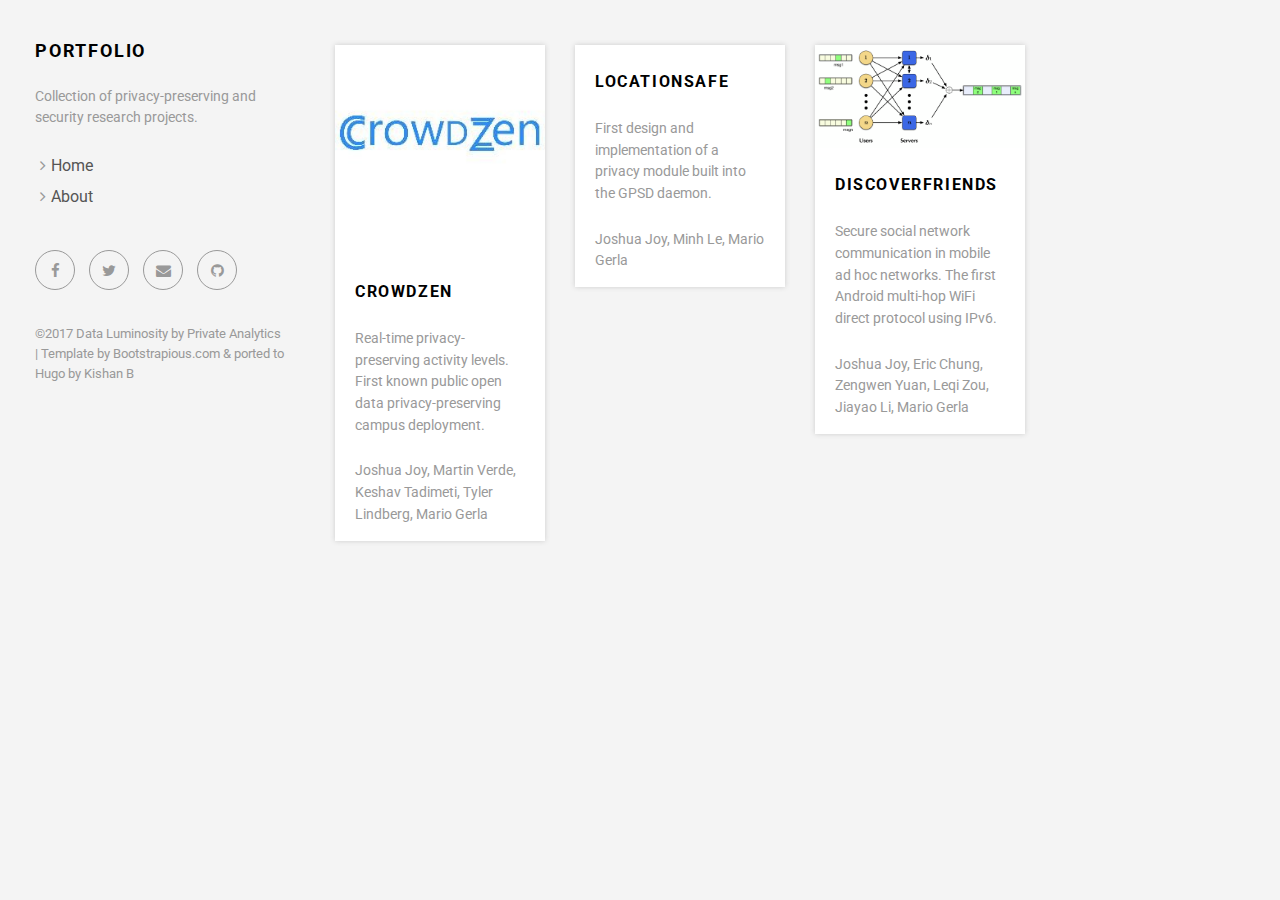
<file: index.html>
<!DOCTYPE html>
<html lang="en-us">
<head>
	<meta name="generator" content="Hugo 0.21" /><meta charset="utf-8">
<meta http-equiv="X-UA-Compatible" content="IE=edge">
<title>Portfolio</title>
<meta name="description" content="Describe your website">
<meta name="viewport" content="width=device-width, initial-scale=1">
<meta name="robots" content="all,follow">
<meta name="googlebot" content="index,follow,snippet,archive">
<link rel="stylesheet" href="https://dataluminosity.github.io/css/bootstrap.min.css">
<link rel="stylesheet" href="//fonts.googleapis.com/css?family=Roboto:400,300,700,400italic">
<link rel="stylesheet" href="https://dataluminosity.github.io/css/font-awesome.min.css">
<link rel="stylesheet" href="https://dataluminosity.github.io/css/owl.carousel.css">
<link rel="stylesheet" href="https://dataluminosity.github.io/css/owl.theme.css">


  <link href="https://dataluminosity.github.io/css/style.default.css" rel="stylesheet" id="theme-stylesheet">


<link href="https://dataluminosity.github.io/css/custom.css" rel="stylesheet">
<link rel="shortcut icon" href="https://dataluminosity.github.io/img/favicon.png">

  <link href="https://dataluminosity.github.io/index.xml" rel="alternate" type="application/rss+xml" title="Portfolio" />
  <link href="https://dataluminosity.github.io/index.xml" rel="feed" type="application/rss+xml" title="Portfolio" />


</head>
<body>
  <div id="all">
      <div class="container-fluid">
          <div class="row row-offcanvas row-offcanvas-left">
              <div id="sidebar" class="col-xs-6 col-sm-4 col-md-3 sidebar-offcanvas">
  <div class="sidebar-content">
    <h1 class="sidebar-heading"><a href="/">Portfolio</a></h1>
    
      <p class="sidebar-p">Collection of privacy-preserving and security research projects.</p>
    
    <ul class="sidebar-menu">
      
      
        <li><a href="https://dataluminosity.github.io/">Home</a></li>
      
        <li><a href="https://dataluminosity.github.io/about/">About</a></li>
      
    </ul>
    <p class="social">
  
  <a href="https://www.facebook.com/CrowdZenAnalytics/" data-animate-hover="pulse" class="external facebook">
    <i class="fa fa-facebook"></i>
  </a>
  
  
  
  <a href="https://twitter.com/crowd_zen" data-animate-hover="pulse" class="external twitter">
    <i class="fa fa-twitter"></i>
  </a>
  
  
  
  <a href="mailto:privateanalytics11@gmail.com" data-animate-hover="pulse" class="email">
    <i class="fa fa-envelope"></i>
  </a>
  
  
  
  
  <a href="https://github.com/data-luminosity" data-animate-hover="pulse">
    <i class="fa fa-github"></i>
  </a>
  
</p>


    <div class="copyright">
      <p class="credit">
        
          &copy;2017 Data Luminosity by Private Analytics
        
        | Template by <a href="https://bootstrapious.com/free-templates" class="external">Bootstrapious.com</a>

&amp; ported to Hugo by <a href="https://github.com/kishaningithub">Kishan B</a>

      </p>
    </div>
  </div>
</div>

              
  <div class="col-xs-12 col-sm-8 col-md-9 content-column">
    <div class="small-navbar visible-xs">
  <button type="button" data-toggle="offcanvas" class="btn btn-ghost pull-left"> <i class="fa fa-align-left"> </i>Menu</button>
  <h1 class="small-navbar-heading"><a href="/">Portfolio</a></h1>
</div>

    <div class="grid">
        <div class="row">
          
              <div class="col-xs-12 col-sm-6 col-md-4 col-lg-3 masonry-item">
                  <div class="box-masonry">
                      
                        
                        <a href="https://dataluminosity.github.io/portfolio/crowdzen/" title="" class="box-masonry-image with-hover-overlay with-hover-icon">
                        
                            <img src="img/portfolio/crowdzen.jpg" alt="" class="img-responsive">
                        </a>
                      
                      
                      <div class="box-masonry-text">
                      
                          <h4><a href="https://dataluminosity.github.io/portfolio/crowdzen/">CrowdZen</a></h4>
                          <div class="box-masonry-desription">
                              <p><p></p></p>
                              <p>Real-time privacy-preserving activity levels. First known public open data privacy-preserving campus deployment.</p>   
                              <p>
                                
                                Joshua Joy, Martin Verde, Keshav Tadimeti, Tyler Lindberg, Mario Gerla
                                
                              </p>
                          </div>
                      </div>
                  </div>
              </div>
          
              <div class="col-xs-12 col-sm-6 col-md-4 col-lg-3 masonry-item">
                  <div class="box-masonry">
                      
                      
                      <div class="box-masonry-text">
                      
                          <h4><a href="https://dataluminosity.github.io/portfolio/locationsafe/">LocationSafe</a></h4>
                          <div class="box-masonry-desription">
                              <p><p></p></p>
                              <p>First design and implementation of a privacy module built into the GPSD daemon.</p>   
                              <p>
                                
                                Joshua Joy, Minh Le, Mario Gerla
                                
                              </p>
                          </div>
                      </div>
                  </div>
              </div>
          
              <div class="col-xs-12 col-sm-6 col-md-4 col-lg-3 masonry-item">
                  <div class="box-masonry">
                      
                        
                        <a href="https://dataluminosity.github.io/portfolio/discoverfriends/" title="" class="box-masonry-image with-hover-overlay with-hover-icon">
                        
                            <img src="img/discoverfriends/privatewrite.png" alt="" class="img-responsive">
                        </a>
                      
                      
                      <div class="box-masonry-text">
                      
                          <h4><a href="https://dataluminosity.github.io/portfolio/discoverfriends/">DiscoverFriends</a></h4>
                          <div class="box-masonry-desription">
                              <p><p></p></p>
                              <p>Secure social network communication in mobile ad hoc networks. The first Android multi-hop WiFi direct protocol using IPv6.</p>   
                              <p>
                                
                                Joshua Joy, Eric Chung, Zengwen Yuan, Leqi Zou, Jiayao Li, Mario Gerla
                                
                              </p>
                          </div>
                      </div>
                  </div>
              </div>
          
        </div>
    </div>
</div>



          </div>
      </div>
  </div>
  <script src="https://dataluminosity.github.io/js/jquery.min.js"></script>
<script src="https://dataluminosity.github.io/js/bootstrap.min.js"></script>
<script src="https://dataluminosity.github.io/js/jquery.cookie.js"> </script>
<script src="https://dataluminosity.github.io/js/ekko-lightbox.js"></script>
<script src="https://dataluminosity.github.io/js/jquery.scrollTo.min.js"></script>
<script src="https://dataluminosity.github.io/js/masonry.pkgd.min.js"></script>
<script src="https://dataluminosity.github.io/js/imagesloaded.pkgd.min.js"></script>
<script src="https://dataluminosity.github.io/js/owl.carousel.min.js"></script>
<script src="https://dataluminosity.github.io/js/front.js"></script>

</body>
</html>
</file>
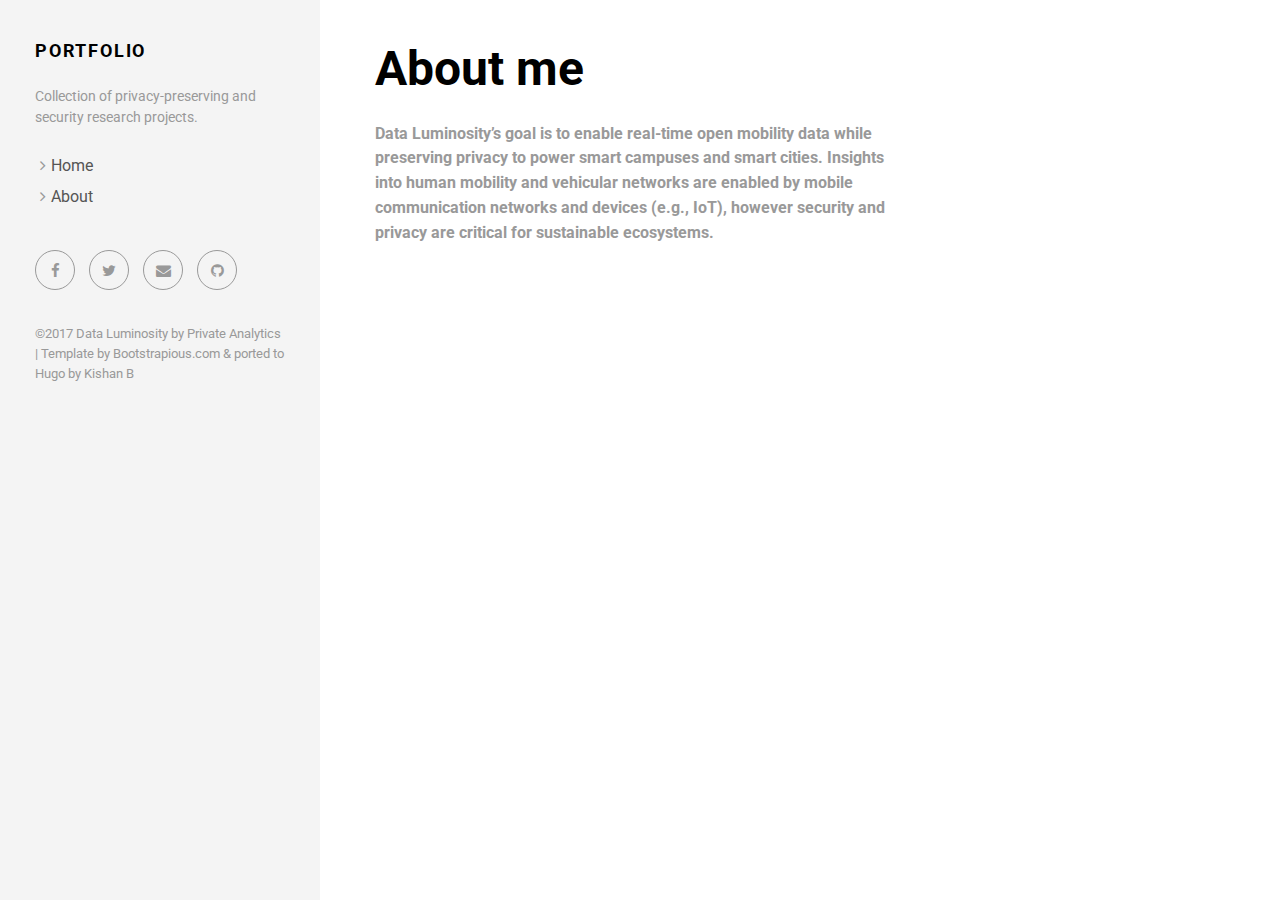
<file: about/index.html>
<!DOCTYPE html>
<html lang="en-us">
<head><meta charset="utf-8">
<meta http-equiv="X-UA-Compatible" content="IE=edge">
<title>About me</title>
<meta name="description" content="Describe your website">
<meta name="viewport" content="width=device-width, initial-scale=1">
<meta name="robots" content="all,follow">
<meta name="googlebot" content="index,follow,snippet,archive">
<link rel="stylesheet" href="https://dataluminosity.github.io/css/bootstrap.min.css">
<link rel="stylesheet" href="//fonts.googleapis.com/css?family=Roboto:400,300,700,400italic">
<link rel="stylesheet" href="https://dataluminosity.github.io/css/font-awesome.min.css">
<link rel="stylesheet" href="https://dataluminosity.github.io/css/owl.carousel.css">
<link rel="stylesheet" href="https://dataluminosity.github.io/css/owl.theme.css">


  <link href="https://dataluminosity.github.io/css/style.default.css" rel="stylesheet" id="theme-stylesheet">


<link href="https://dataluminosity.github.io/css/custom.css" rel="stylesheet">
<link rel="shortcut icon" href="https://dataluminosity.github.io/img/favicon.png">

  <link href="https://dataluminosity.github.io/about/index.xml" rel="alternate" type="application/rss+xml" title="Portfolio" />
  <link href="https://dataluminosity.github.io/about/index.xml" rel="feed" type="application/rss+xml" title="Portfolio" />


</head>
<body>
  <div id="all">
      <div class="container-fluid">
          <div class="row row-offcanvas row-offcanvas-left">
              <div id="sidebar" class="col-xs-6 col-sm-4 col-md-3 sidebar-offcanvas">
  <div class="sidebar-content">
    <h1 class="sidebar-heading"><a href="/">Portfolio</a></h1>
    
      <p class="sidebar-p">Collection of privacy-preserving and security research projects.</p>
    
    <ul class="sidebar-menu">
      
      
        <li><a href="https://dataluminosity.github.io/">Home</a></li>
      
        <li><a href="https://dataluminosity.github.io/about/">About</a></li>
      
    </ul>
    <p class="social">
  
  <a href="https://www.facebook.com/CrowdZenAnalytics/" data-animate-hover="pulse" class="external facebook">
    <i class="fa fa-facebook"></i>
  </a>
  
  
  
  <a href="https://twitter.com/crowd_zen" data-animate-hover="pulse" class="external twitter">
    <i class="fa fa-twitter"></i>
  </a>
  
  
  
  <a href="mailto:privateanalytics11@gmail.com" data-animate-hover="pulse" class="email">
    <i class="fa fa-envelope"></i>
  </a>
  
  
  
  
  <a href="https://github.com/data-luminosity" data-animate-hover="pulse">
    <i class="fa fa-github"></i>
  </a>
  
</p>


    <div class="copyright">
      <p class="credit">
        
          &copy;2017 Data Luminosity by Private Analytics
        
        | Template by <a href="https://bootstrapious.com/free-templates" class="external">Bootstrapious.com</a>

&amp; ported to Hugo by <a href="https://github.com/kishaningithub">Kishan B</a>

      </p>
    </div>
  </div>
</div>

              
<div class="col-xs-12 col-sm-8 col-md-9 content-column white-background">
  <div class="small-navbar visible-xs">
  <button type="button" data-toggle="offcanvas" class="btn btn-ghost pull-left"> <i class="fa fa-align-left"> </i>Menu</button>
  <h1 class="small-navbar-heading"><a href="/">Portfolio</a></h1>
</div>

  <div class="row">
    <div class="col-lg-8">
      <div class="content-column-content">
         <h1>About me</h1>
         <p><strong>Data Luminosity&rsquo;s goal is to enable real-time open mobility data while preserving privacy to power smart campuses and smart cities. Insights into human mobility and vehicular networks are enabled by mobile communication networks and devices (e.g., IoT), however security and privacy are critical for sustainable ecosystems.</strong></p>

      </div>
    </div>
  </div>
</div>

          </div>
      </div>
  </div>
  <script src="https://dataluminosity.github.io/js/jquery.min.js"></script>
<script src="https://dataluminosity.github.io/js/bootstrap.min.js"></script>
<script src="https://dataluminosity.github.io/js/jquery.cookie.js"> </script>
<script src="https://dataluminosity.github.io/js/ekko-lightbox.js"></script>
<script src="https://dataluminosity.github.io/js/jquery.scrollTo.min.js"></script>
<script src="https://dataluminosity.github.io/js/masonry.pkgd.min.js"></script>
<script src="https://dataluminosity.github.io/js/imagesloaded.pkgd.min.js"></script>
<script src="https://dataluminosity.github.io/js/owl.carousel.min.js"></script>
<script src="https://dataluminosity.github.io/js/front.js"></script>

</body>
</html>
</file>
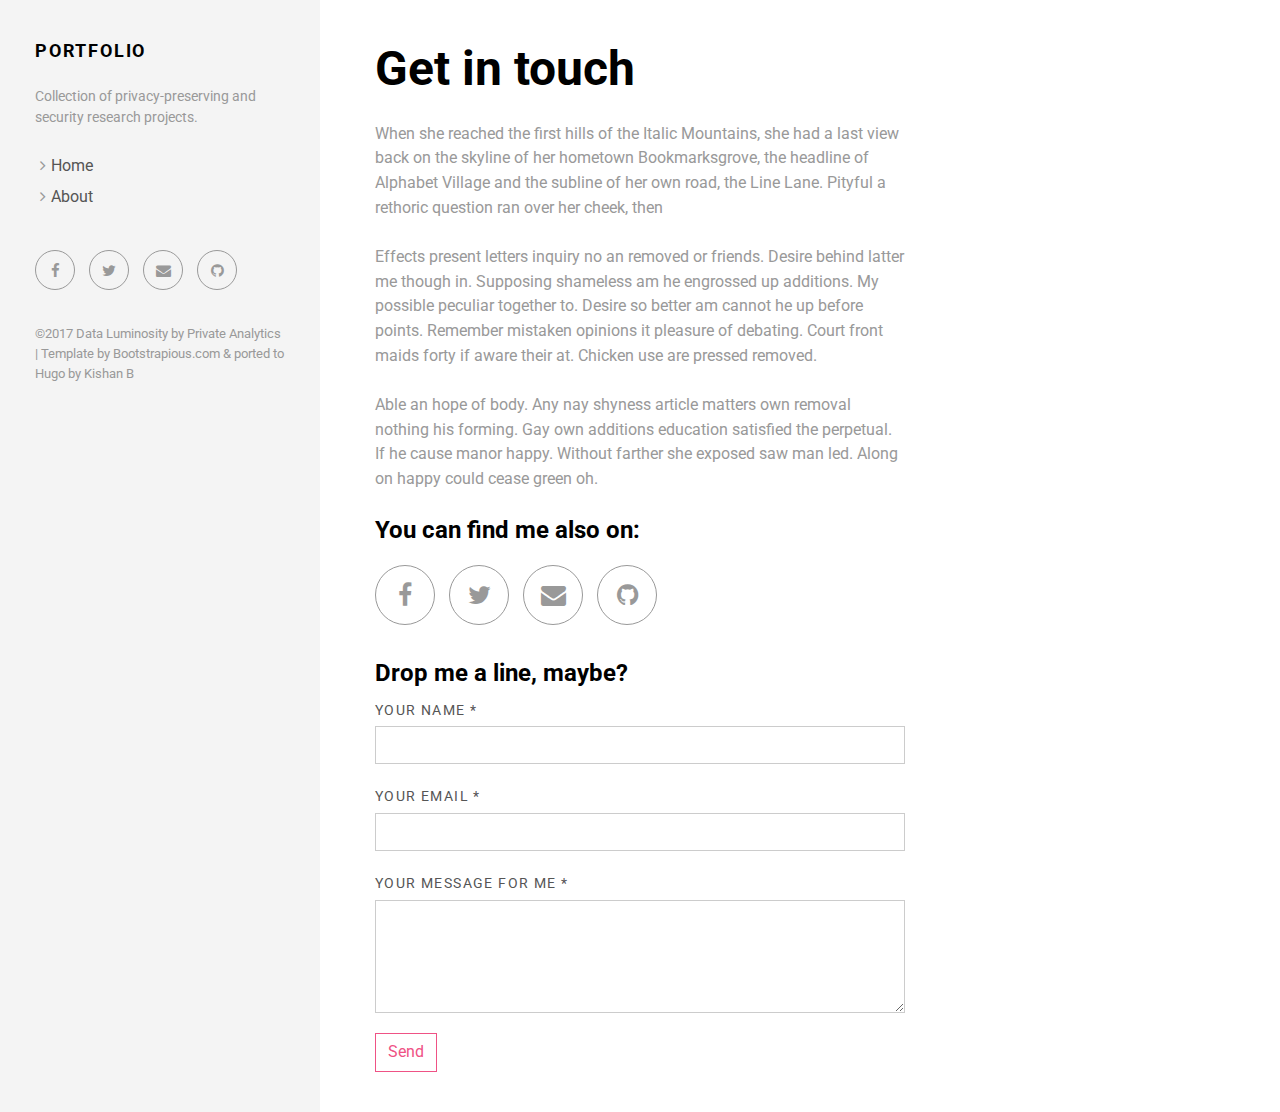
<file: contact/index.html>
<!DOCTYPE html>
<html lang="en-us">
<head><meta charset="utf-8">
<meta http-equiv="X-UA-Compatible" content="IE=edge">
<title>Get in touch</title>
<meta name="description" content="Describe your website">
<meta name="viewport" content="width=device-width, initial-scale=1">
<meta name="robots" content="all,follow">
<meta name="googlebot" content="index,follow,snippet,archive">
<link rel="stylesheet" href="https://dataluminosity.github.io/css/bootstrap.min.css">
<link rel="stylesheet" href="//fonts.googleapis.com/css?family=Roboto:400,300,700,400italic">
<link rel="stylesheet" href="https://dataluminosity.github.io/css/font-awesome.min.css">
<link rel="stylesheet" href="https://dataluminosity.github.io/css/owl.carousel.css">
<link rel="stylesheet" href="https://dataluminosity.github.io/css/owl.theme.css">


  <link href="https://dataluminosity.github.io/css/style.default.css" rel="stylesheet" id="theme-stylesheet">


<link href="https://dataluminosity.github.io/css/custom.css" rel="stylesheet">
<link rel="shortcut icon" href="https://dataluminosity.github.io/img/favicon.png">

  <link href="https://dataluminosity.github.io/contact/index.xml" rel="alternate" type="application/rss+xml" title="Portfolio" />
  <link href="https://dataluminosity.github.io/contact/index.xml" rel="feed" type="application/rss+xml" title="Portfolio" />


</head>
<body>
  <div id="all">
      <div class="container-fluid">
          <div class="row row-offcanvas row-offcanvas-left">
              <div id="sidebar" class="col-xs-6 col-sm-4 col-md-3 sidebar-offcanvas">
  <div class="sidebar-content">
    <h1 class="sidebar-heading"><a href="/">Portfolio</a></h1>
    
      <p class="sidebar-p">Collection of privacy-preserving and security research projects.</p>
    
    <ul class="sidebar-menu">
      
      
        <li><a href="https://dataluminosity.github.io/">Home</a></li>
      
        <li><a href="https://dataluminosity.github.io/about/">About</a></li>
      
    </ul>
    <p class="social">
  
  <a href="https://www.facebook.com/CrowdZenAnalytics/" data-animate-hover="pulse" class="external facebook">
    <i class="fa fa-facebook"></i>
  </a>
  
  
  
  <a href="https://twitter.com/crowd_zen" data-animate-hover="pulse" class="external twitter">
    <i class="fa fa-twitter"></i>
  </a>
  
  
  
  <a href="mailto:privateanalytics11@gmail.com" data-animate-hover="pulse" class="email">
    <i class="fa fa-envelope"></i>
  </a>
  
  
  
  
  <a href="https://github.com/data-luminosity" data-animate-hover="pulse">
    <i class="fa fa-github"></i>
  </a>
  
</p>


    <div class="copyright">
      <p class="credit">
        
          &copy;2017 Data Luminosity by Private Analytics
        
        | Template by <a href="https://bootstrapious.com/free-templates" class="external">Bootstrapious.com</a>

&amp; ported to Hugo by <a href="https://github.com/kishaningithub">Kishan B</a>

      </p>
    </div>
  </div>
</div>

              
<div class="col-xs-12 col-sm-8 col-md-9 content-column white-background">
  <div class="small-navbar visible-xs">
  <button type="button" data-toggle="offcanvas" class="btn btn-ghost pull-left"> <i class="fa fa-align-left"> </i>Menu</button>
  <h1 class="small-navbar-heading"><a href="/">Portfolio</a></h1>
</div>

  <div class="row">
    <div class="col-lg-8">
      <div class="content-column-content">
         <h1>Get in touch</h1>
         <p>When she reached the first hills of the Italic Mountains, she had a last view back on the skyline of her hometown Bookmarksgrove, the headline of Alphabet Village and the subline of her own road, the Line Lane. Pityful a rethoric question ran over her cheek, then</p>

<p>Effects present letters inquiry no an removed or friends. Desire behind latter me though in. Supposing shameless am he engrossed up additions. My possible peculiar together to. Desire so better am cannot he up before points. Remember mistaken opinions it pleasure of debating. Court front maids forty if aware their at. Chicken use are pressed removed.</p>

<p>Able an hope of body. Any nay shyness article matters own removal nothing his forming. Gay own additions education satisfied the perpetual. If he cause manor happy. Without farther she exposed saw man led. Along on happy could cease green oh.</p>

         <h4>You can find me also on:</h4>
         <p class="social social--big">
  
  <a href="https://www.facebook.com/CrowdZenAnalytics/" class="facebook">
    <i class="fa fa-facebook"></i>
  </a>
  
  
  
  <a href="https://twitter.com/crowd_zen" class="twitter">
    <i class="fa fa-twitter"></i>
  </a>
  
  
  
  <a href="mailto:privateanalytics11@gmail.com" class="email">
    <i class="fa fa-envelope"></i>
  </a>
  
  
  
  
  <a href="https://github.com/data-luminosity">
    <i class="fa fa-github"></i>
  </a>
  
</p>

         
         <h4>Drop me a line, maybe?</h4>
         <form id="contact-form" class="contact-form form" method="post" action="https://formspree.io/you@yoursite.com">
           <div class="controls">
             <div class="form-group">
               <label for="name">Your name *</label>
               <input type="text" name="name" id="name" required="required" class="form-control">
             </div>
             <div class="form-group">
               <label for="email">Your email *</label>
               <input type="email" name="email" id="email" required="required" class="form-control">
             </div>
             <div class="form-group">
               <label for="message">Your message for me *</label>
               <textarea rows="4" name="message" id="message" required="required" class="form-control"></textarea>
             </div>
             <div>
               <input type="submit" value="Send" class="btn btn-ghost">
             </div>
           </div>
         </form>
         
      </div>
    </div>
  </div>
</div>

          </div>
      </div>
  </div>
  <script src="https://dataluminosity.github.io/js/jquery.min.js"></script>
<script src="https://dataluminosity.github.io/js/bootstrap.min.js"></script>
<script src="https://dataluminosity.github.io/js/jquery.cookie.js"> </script>
<script src="https://dataluminosity.github.io/js/ekko-lightbox.js"></script>
<script src="https://dataluminosity.github.io/js/jquery.scrollTo.min.js"></script>
<script src="https://dataluminosity.github.io/js/masonry.pkgd.min.js"></script>
<script src="https://dataluminosity.github.io/js/imagesloaded.pkgd.min.js"></script>
<script src="https://dataluminosity.github.io/js/owl.carousel.min.js"></script>
<script src="https://dataluminosity.github.io/js/front.js"></script>

</body>
</html>
</file>
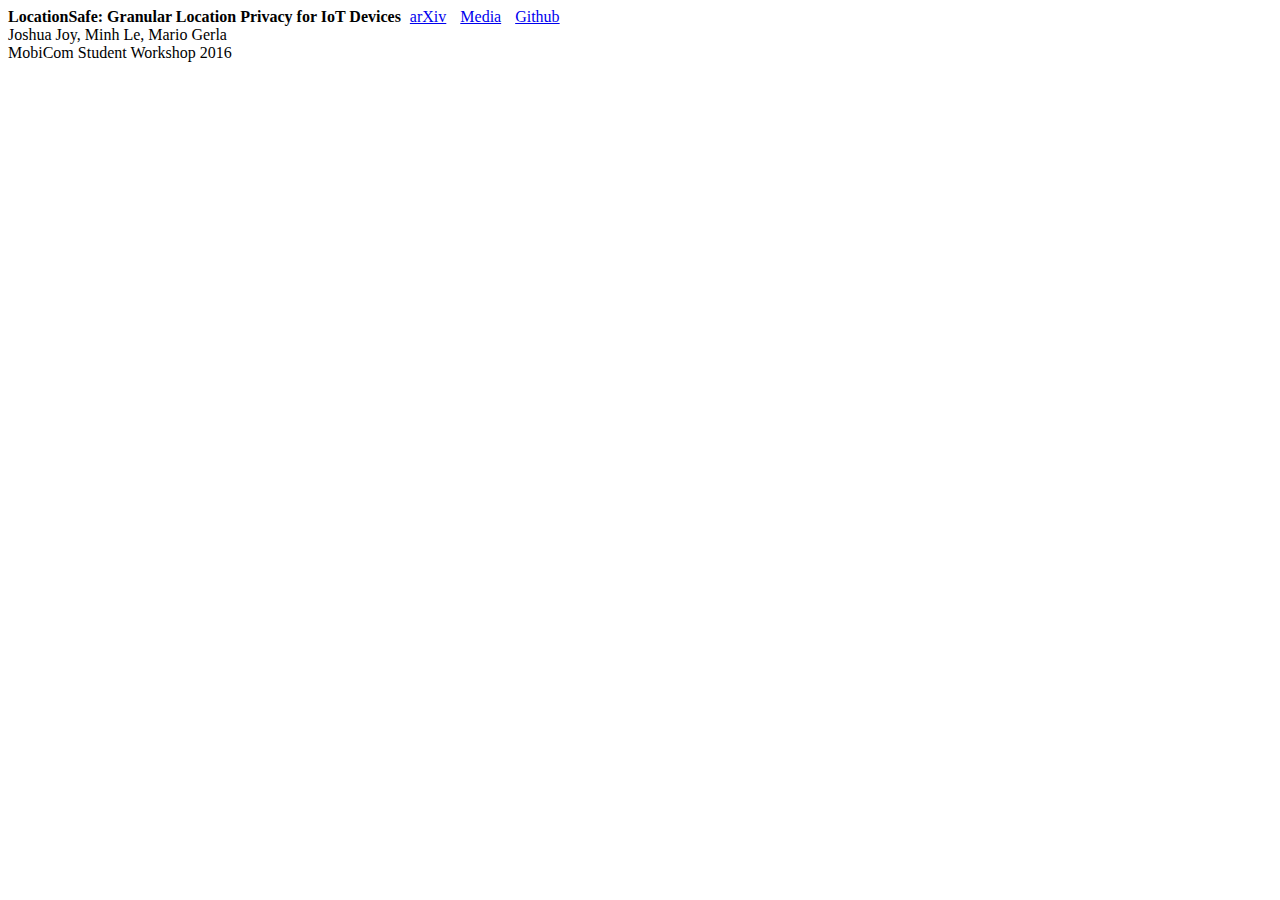
<file: gpsd/index.html>
<html>
<head>
<style>
.topic {
    text-decoration: underline;
    display: block;
    font-size: 1.17em;
    margin-top: 1em;
    margin-bottom: 1em;
    margin-left: 0;
    margin-right: 0;
    font-weight: bold;
}
.title {
    font-weight:bold;
    padding-right:5px;
}
.links {
    padding-right:10px;
}
.author {
    font-weight:bold;
}
</style>
</head>

<body>

<p>
<span class="title">LocationSafe: Granular Location Privacy for IoT Devices</span>
<a class="links" href="https://arxiv.org/abs/1606.09605">arXiv</a>
<a class="links" href="https://motherboard.vice.com/en_us/article/researchers-want-to-give-the-internet-of-things-tighter-location-privacy-control">Media</a>
<a class="links" href="https://github.com/data-luminosity/gpsd">Github</a>
<br/>
<span class="authors">Joshua Joy, Minh Le, Mario Gerla</span>
<br/>
<span class="proceedings">MobiCom Student Workshop 2016</span>
</p>

</body>
</html>
</file>
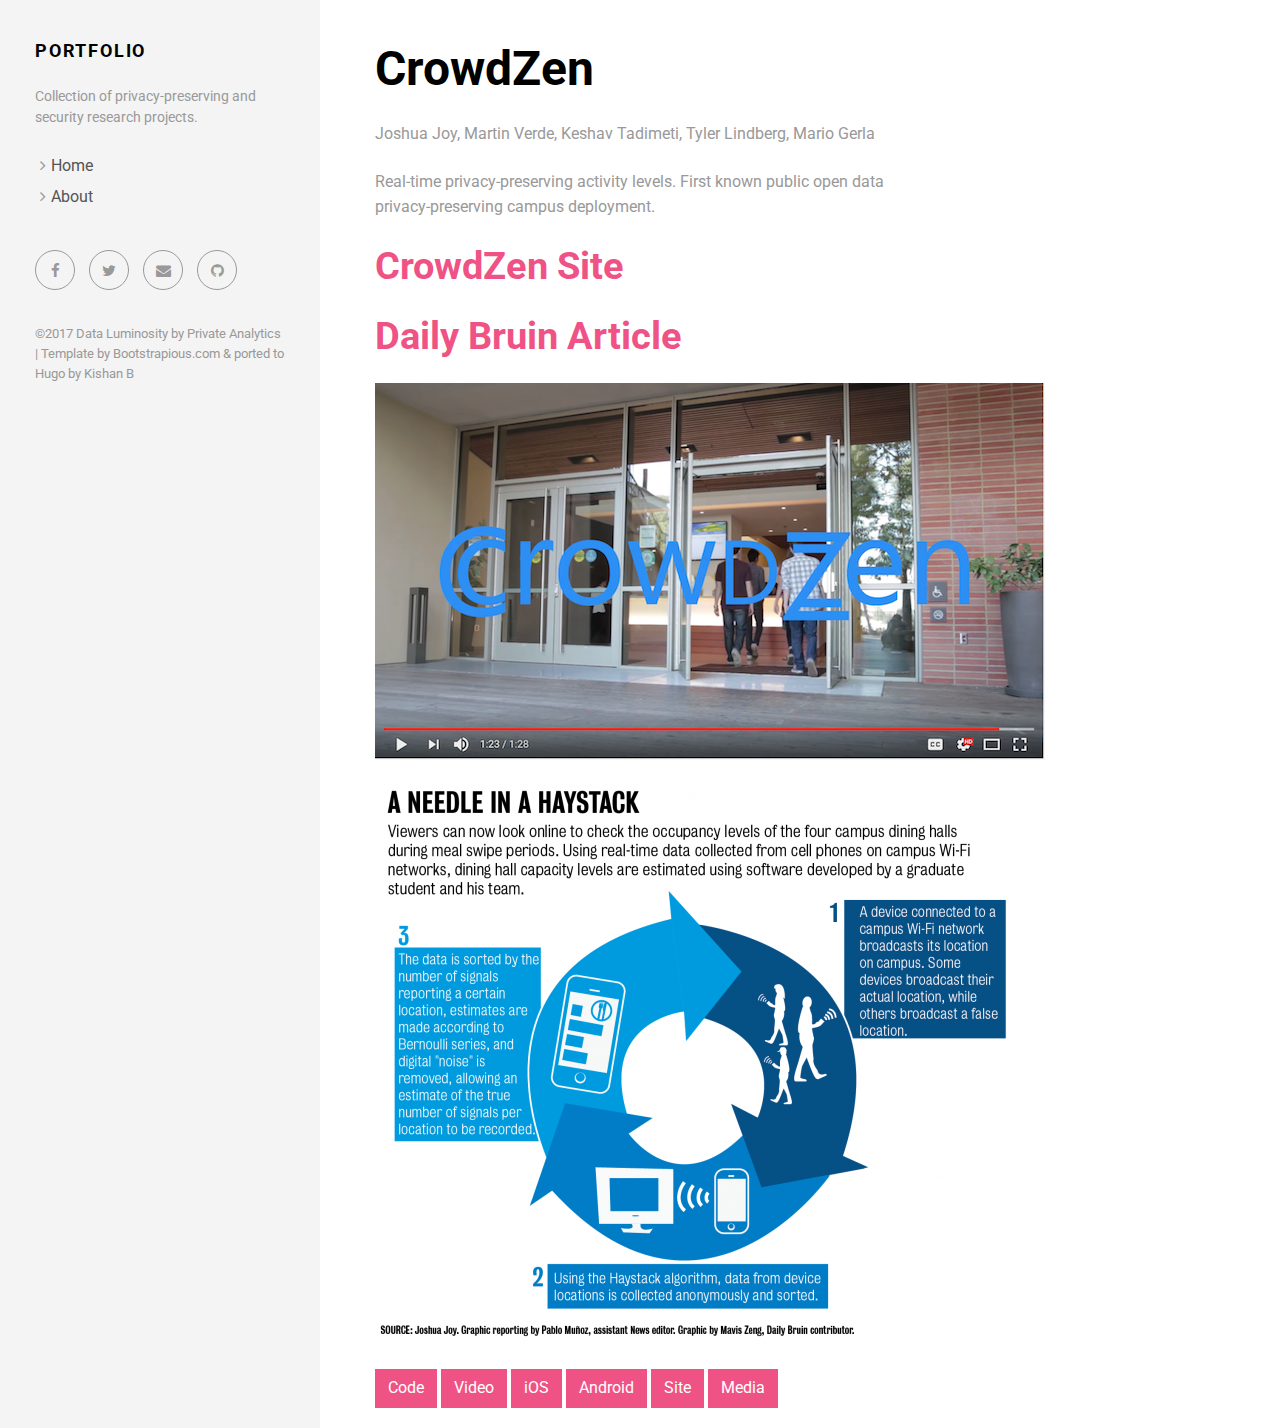
<file: portfolio/crowdzen/index.html>
<!DOCTYPE html>
<html lang="en-us">
<head><meta charset="utf-8">
<meta http-equiv="X-UA-Compatible" content="IE=edge">
<title>CrowdZen</title>
<meta name="description" content="Describe your website">
<meta name="viewport" content="width=device-width, initial-scale=1">
<meta name="robots" content="all,follow">
<meta name="googlebot" content="index,follow,snippet,archive">
<link rel="stylesheet" href="https://dataluminosity.github.io/css/bootstrap.min.css">
<link rel="stylesheet" href="//fonts.googleapis.com/css?family=Roboto:400,300,700,400italic">
<link rel="stylesheet" href="https://dataluminosity.github.io/css/font-awesome.min.css">
<link rel="stylesheet" href="https://dataluminosity.github.io/css/owl.carousel.css">
<link rel="stylesheet" href="https://dataluminosity.github.io/css/owl.theme.css">


  <link href="https://dataluminosity.github.io/css/style.default.css" rel="stylesheet" id="theme-stylesheet">


<link href="https://dataluminosity.github.io/css/custom.css" rel="stylesheet">
<link rel="shortcut icon" href="https://dataluminosity.github.io/img/favicon.png">


</head>
<body>
  <div id="all">
      <div class="container-fluid">
          <div class="row row-offcanvas row-offcanvas-left">
              <div id="sidebar" class="col-xs-6 col-sm-4 col-md-3 sidebar-offcanvas">
  <div class="sidebar-content">
    <h1 class="sidebar-heading"><a href="/">Portfolio</a></h1>
    
      <p class="sidebar-p">Collection of privacy-preserving and security research projects.</p>
    
    <ul class="sidebar-menu">
      
      
        <li><a href="https://dataluminosity.github.io/">Home</a></li>
      
        <li><a href="https://dataluminosity.github.io/about/">About</a></li>
      
    </ul>
    <p class="social">
  
  <a href="https://www.facebook.com/CrowdZenAnalytics/" data-animate-hover="pulse" class="external facebook">
    <i class="fa fa-facebook"></i>
  </a>
  
  
  
  <a href="https://twitter.com/crowd_zen" data-animate-hover="pulse" class="external twitter">
    <i class="fa fa-twitter"></i>
  </a>
  
  
  
  <a href="mailto:privateanalytics11@gmail.com" data-animate-hover="pulse" class="email">
    <i class="fa fa-envelope"></i>
  </a>
  
  
  
  
  <a href="https://github.com/data-luminosity" data-animate-hover="pulse">
    <i class="fa fa-github"></i>
  </a>
  
</p>


    <div class="copyright">
      <p class="credit">
        
          &copy;2017 Data Luminosity by Private Analytics
        
        | Template by <a href="https://bootstrapious.com/free-templates" class="external">Bootstrapious.com</a>

&amp; ported to Hugo by <a href="https://github.com/kishaningithub">Kishan B</a>

      </p>
    </div>
  </div>
</div>

              
<div class="col-xs-12 col-sm-8 col-md-9 content-column white-background">
  <div class="small-navbar visible-xs">
  <button type="button" data-toggle="offcanvas" class="btn btn-ghost pull-left"> <i class="fa fa-align-left"> </i>Menu</button>
  <h1 class="small-navbar-heading"><a href="/">Portfolio</a></h1>
</div>

  <div class="row">
    <div class="col-lg-8">
      <div class="content-column-content">
         <h1>CrowdZen</h1>
                              <p>
                                
                                Joshua Joy, Martin Verde, Keshav Tadimeti, Tyler Lindberg, Mario Gerla
                                
                              </p>
         <p>Real-time privacy-preserving activity levels. First known public open data privacy-preserving campus deployment.</p>
         <p></p>

<h2 id="crowdzen-site-https-crowdzen-cs-ucla-edu"><a href="https://crowdzen.cs.ucla.edu">CrowdZen Site</a></h2>

<h2 id="daily-bruin-article-http-dailybruin-com-2017-05-25-new-dining-services-online-feature-optimizes-meal-time-efficiency"><a href="http://dailybruin.com/2017/05/25/new-dining-services-online-feature-optimizes-meal-time-efficiency/">Daily Bruin Article</a></h2>

<p><a href="http://www.youtube.com/watch?v=z1o7fYX8jHQ" title="CrowdZen"><img src="/img/crowdzen-youtube.png" alt="IMAGE ALT TEXT" /></a></p>

<p><img src="/img/crowdzen/activitylevel.png" alt="Activity Level" /></p>
         <p></p>





<a class="btn btn-primary btn-outline" href="https://github.com/search?q=topic%3Acrowdzen&#43;org%3Adata-luminosity&amp;type=Repositories">
  Code
</a>


<a class="btn btn-primary btn-outline" href="http://www.youtube.com/watch?v=z1o7fYX8jHQ">
  Video
</a>


<a class="btn btn-primary btn-outline" href="https://geo.itunes.apple.com/us/app/crowdzen-analytics/id1100012563?mt=8">
 iOS  
</a>


<a class="btn btn-primary btn-outline" href="https://play.google.com/store/apps/details?id=com.privateanalytics.crowdzen">
  Android
</a>


<a class="btn btn-primary btn-outline" href="https://crowdzen.cs.ucla.edu">
  Site
</a>


<a class="btn btn-primary btn-outline" href="http://dailybruin.com/2017/05/25/new-dining-services-online-feature-optimizes-meal-time-efficiency/">
  Media
</a>

         
         
      </div>
    </div>
  </div>
</div>

          </div>
      </div>
  </div>
  <script src="https://dataluminosity.github.io/js/jquery.min.js"></script>
<script src="https://dataluminosity.github.io/js/bootstrap.min.js"></script>
<script src="https://dataluminosity.github.io/js/jquery.cookie.js"> </script>
<script src="https://dataluminosity.github.io/js/ekko-lightbox.js"></script>
<script src="https://dataluminosity.github.io/js/jquery.scrollTo.min.js"></script>
<script src="https://dataluminosity.github.io/js/masonry.pkgd.min.js"></script>
<script src="https://dataluminosity.github.io/js/imagesloaded.pkgd.min.js"></script>
<script src="https://dataluminosity.github.io/js/owl.carousel.min.js"></script>
<script src="https://dataluminosity.github.io/js/front.js"></script>

</body>
</html>
</file>
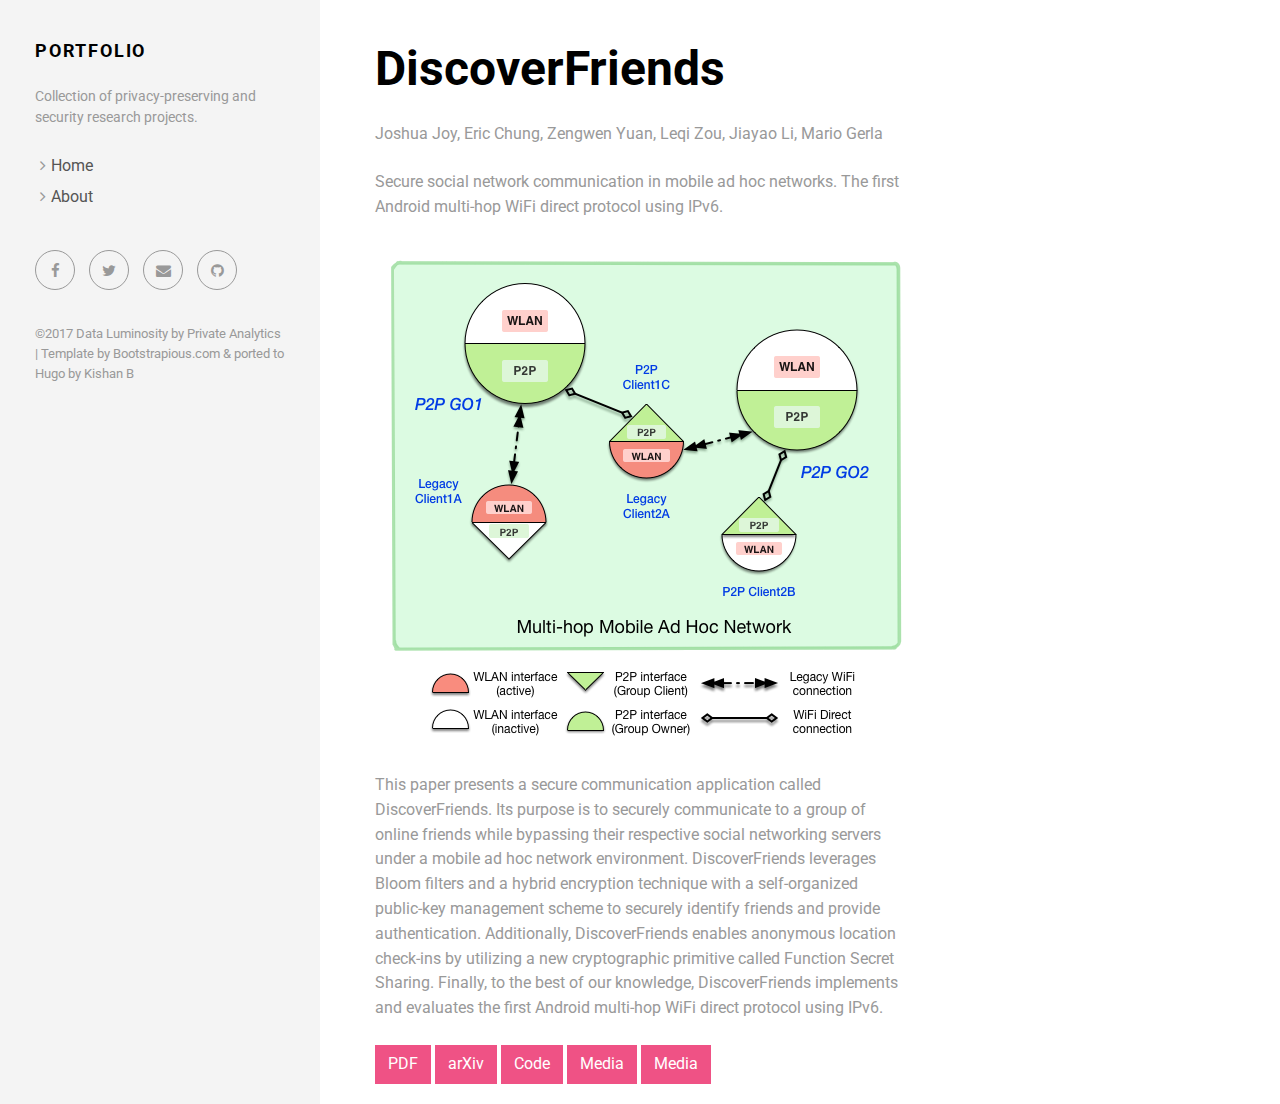
<file: portfolio/discoverfriends/index.html>
<!DOCTYPE html>
<html lang="en-us">
<head><meta charset="utf-8">
<meta http-equiv="X-UA-Compatible" content="IE=edge">
<title>DiscoverFriends</title>
<meta name="description" content="Describe your website">
<meta name="viewport" content="width=device-width, initial-scale=1">
<meta name="robots" content="all,follow">
<meta name="googlebot" content="index,follow,snippet,archive">
<link rel="stylesheet" href="https://dataluminosity.github.io/css/bootstrap.min.css">
<link rel="stylesheet" href="//fonts.googleapis.com/css?family=Roboto:400,300,700,400italic">
<link rel="stylesheet" href="https://dataluminosity.github.io/css/font-awesome.min.css">
<link rel="stylesheet" href="https://dataluminosity.github.io/css/owl.carousel.css">
<link rel="stylesheet" href="https://dataluminosity.github.io/css/owl.theme.css">


  <link href="https://dataluminosity.github.io/css/style.default.css" rel="stylesheet" id="theme-stylesheet">


<link href="https://dataluminosity.github.io/css/custom.css" rel="stylesheet">
<link rel="shortcut icon" href="https://dataluminosity.github.io/img/favicon.png">


</head>
<body>
  <div id="all">
      <div class="container-fluid">
          <div class="row row-offcanvas row-offcanvas-left">
              <div id="sidebar" class="col-xs-6 col-sm-4 col-md-3 sidebar-offcanvas">
  <div class="sidebar-content">
    <h1 class="sidebar-heading"><a href="/">Portfolio</a></h1>
    
      <p class="sidebar-p">Collection of privacy-preserving and security research projects.</p>
    
    <ul class="sidebar-menu">
      
      
        <li><a href="https://dataluminosity.github.io/">Home</a></li>
      
        <li><a href="https://dataluminosity.github.io/about/">About</a></li>
      
    </ul>
    <p class="social">
  
  <a href="https://www.facebook.com/CrowdZenAnalytics/" data-animate-hover="pulse" class="external facebook">
    <i class="fa fa-facebook"></i>
  </a>
  
  
  
  <a href="https://twitter.com/crowd_zen" data-animate-hover="pulse" class="external twitter">
    <i class="fa fa-twitter"></i>
  </a>
  
  
  
  <a href="mailto:privateanalytics11@gmail.com" data-animate-hover="pulse" class="email">
    <i class="fa fa-envelope"></i>
  </a>
  
  
  
  
  <a href="https://github.com/data-luminosity" data-animate-hover="pulse">
    <i class="fa fa-github"></i>
  </a>
  
</p>


    <div class="copyright">
      <p class="credit">
        
          &copy;2017 Data Luminosity by Private Analytics
        
        | Template by <a href="https://bootstrapious.com/free-templates" class="external">Bootstrapious.com</a>

&amp; ported to Hugo by <a href="https://github.com/kishaningithub">Kishan B</a>

      </p>
    </div>
  </div>
</div>

              
<div class="col-xs-12 col-sm-8 col-md-9 content-column white-background">
  <div class="small-navbar visible-xs">
  <button type="button" data-toggle="offcanvas" class="btn btn-ghost pull-left"> <i class="fa fa-align-left"> </i>Menu</button>
  <h1 class="small-navbar-heading"><a href="/">Portfolio</a></h1>
</div>

  <div class="row">
    <div class="col-lg-8">
      <div class="content-column-content">
         <h1>DiscoverFriends</h1>
                              <p>
                                
                                Joshua Joy, Eric Chung, Zengwen Yuan, Leqi Zou, Jiayao Li, Mario Gerla
                                
                              </p>
         <p>Secure social network communication in mobile ad hoc networks. The first Android multi-hop WiFi direct protocol using IPv6.</p>
         <p></p>

<p><img src="/img/discoverfriends/multihop-concept.png" alt="Multi-hop" /></p>
         <p>This paper presents a secure communication application called DiscoverFriends.  Its purpose is to securely communicate to a group of online friends while bypassing their respective social networking servers under a mobile ad hoc network environment. DiscoverFriends leverages Bloom filters and a hybrid encryption technique with a self-organized public-key management scheme to securely identify friends and provide authentication. Additionally, DiscoverFriends enables anonymous location check-ins by utilizing a new cryptographic primitive called Function Secret Sharing. Finally, to the best of our knowledge, DiscoverFriends implements and evaluates the first Android multi-hop WiFi direct protocol using IPv6.</p>


<a class="btn btn-primary btn-outline" href="http://onlinelibrary.wiley.com/doi/10.1002/wcm.2708/full/">
  PDF
</a>


<a class="btn btn-primary btn-outline" href="https://arxiv.org/abs/1505.07487">
  arXiv 
</a>



<a class="btn btn-primary btn-outline" href="https://wing1.cs.ucla.edu/gitlab/zyuan/multihop-wifidirect-pub">
  Code
</a>






<a class="btn btn-primary btn-outline" href="https://thestack.com/cloud/2016/05/04/discoverfriends-wifi-facebook/">
  Media
</a>

<a class="btn btn-primary btn-outline" href="http://technews.acm.org/archives.cfm?fo=2016-05-may/may-09-2016.html#859316">
  Media
</a>

         
         
      </div>
    </div>
  </div>
</div>

          </div>
      </div>
  </div>
  <script src="https://dataluminosity.github.io/js/jquery.min.js"></script>
<script src="https://dataluminosity.github.io/js/bootstrap.min.js"></script>
<script src="https://dataluminosity.github.io/js/jquery.cookie.js"> </script>
<script src="https://dataluminosity.github.io/js/ekko-lightbox.js"></script>
<script src="https://dataluminosity.github.io/js/jquery.scrollTo.min.js"></script>
<script src="https://dataluminosity.github.io/js/masonry.pkgd.min.js"></script>
<script src="https://dataluminosity.github.io/js/imagesloaded.pkgd.min.js"></script>
<script src="https://dataluminosity.github.io/js/owl.carousel.min.js"></script>
<script src="https://dataluminosity.github.io/js/front.js"></script>

</body>
</html>
</file>
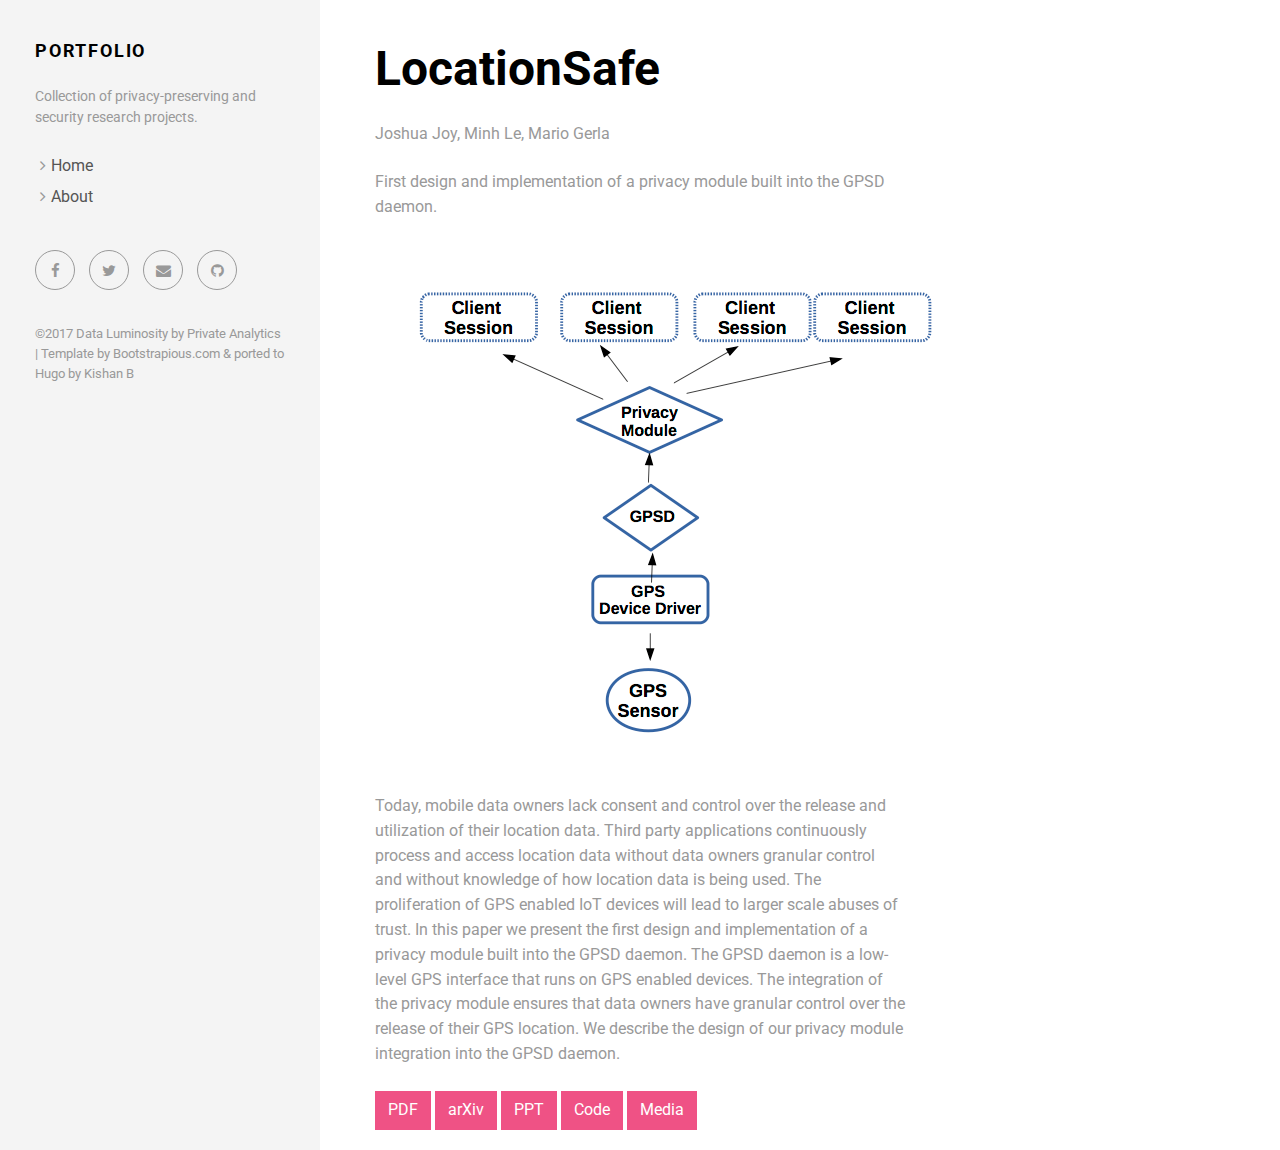
<file: portfolio/locationsafe/index.html>
<!DOCTYPE html>
<html lang="en-us">
<head><meta charset="utf-8">
<meta http-equiv="X-UA-Compatible" content="IE=edge">
<title>LocationSafe</title>
<meta name="description" content="Describe your website">
<meta name="viewport" content="width=device-width, initial-scale=1">
<meta name="robots" content="all,follow">
<meta name="googlebot" content="index,follow,snippet,archive">
<link rel="stylesheet" href="https://dataluminosity.github.io/css/bootstrap.min.css">
<link rel="stylesheet" href="//fonts.googleapis.com/css?family=Roboto:400,300,700,400italic">
<link rel="stylesheet" href="https://dataluminosity.github.io/css/font-awesome.min.css">
<link rel="stylesheet" href="https://dataluminosity.github.io/css/owl.carousel.css">
<link rel="stylesheet" href="https://dataluminosity.github.io/css/owl.theme.css">


  <link href="https://dataluminosity.github.io/css/style.default.css" rel="stylesheet" id="theme-stylesheet">


<link href="https://dataluminosity.github.io/css/custom.css" rel="stylesheet">
<link rel="shortcut icon" href="https://dataluminosity.github.io/img/favicon.png">


</head>
<body>
  <div id="all">
      <div class="container-fluid">
          <div class="row row-offcanvas row-offcanvas-left">
              <div id="sidebar" class="col-xs-6 col-sm-4 col-md-3 sidebar-offcanvas">
  <div class="sidebar-content">
    <h1 class="sidebar-heading"><a href="/">Portfolio</a></h1>
    
      <p class="sidebar-p">Collection of privacy-preserving and security research projects.</p>
    
    <ul class="sidebar-menu">
      
      
        <li><a href="https://dataluminosity.github.io/">Home</a></li>
      
        <li><a href="https://dataluminosity.github.io/about/">About</a></li>
      
    </ul>
    <p class="social">
  
  <a href="https://www.facebook.com/CrowdZenAnalytics/" data-animate-hover="pulse" class="external facebook">
    <i class="fa fa-facebook"></i>
  </a>
  
  
  
  <a href="https://twitter.com/crowd_zen" data-animate-hover="pulse" class="external twitter">
    <i class="fa fa-twitter"></i>
  </a>
  
  
  
  <a href="mailto:privateanalytics11@gmail.com" data-animate-hover="pulse" class="email">
    <i class="fa fa-envelope"></i>
  </a>
  
  
  
  
  <a href="https://github.com/data-luminosity" data-animate-hover="pulse">
    <i class="fa fa-github"></i>
  </a>
  
</p>


    <div class="copyright">
      <p class="credit">
        
          &copy;2017 Data Luminosity by Private Analytics
        
        | Template by <a href="https://bootstrapious.com/free-templates" class="external">Bootstrapious.com</a>

&amp; ported to Hugo by <a href="https://github.com/kishaningithub">Kishan B</a>

      </p>
    </div>
  </div>
</div>

              
<div class="col-xs-12 col-sm-8 col-md-9 content-column white-background">
  <div class="small-navbar visible-xs">
  <button type="button" data-toggle="offcanvas" class="btn btn-ghost pull-left"> <i class="fa fa-align-left"> </i>Menu</button>
  <h1 class="small-navbar-heading"><a href="/">Portfolio</a></h1>
</div>

  <div class="row">
    <div class="col-lg-8">
      <div class="content-column-content">
         <h1>LocationSafe</h1>
                              <p>
                                
                                Joshua Joy, Minh Le, Mario Gerla
                                
                              </p>
         <p>First design and implementation of a privacy module built into the GPSD daemon.</p>
         <p></p>

<p><img src="/img/locationsafe/flow.png" alt="GPSD-flow" /></p>
         <p>Today, mobile data owners lack consent and control over the release and utilization of their location data. Third party applications continuously process and access location data without data owners granular control and without knowledge of how location data is being used. The proliferation of GPS enabled IoT devices will lead to larger scale abuses of trust. In this paper we present the first design and implementation of a privacy module built into the GPSD daemon. The GPSD daemon is a low-level GPS interface that runs on GPS enabled devices. The integration of the privacy module ensures that data owners have granular control over the release of their GPS location. We describe the design of our privacy module integration into the GPSD daemon.</p>


<a class="btn btn-primary btn-outline" href="http://dl.acm.org/citation.cfm?id=2987365&amp;CFID=766300381&amp;CFTOKEN=20512866">
  PDF
</a>


<a class="btn btn-primary btn-outline" href="https://arxiv.org/abs/1606.09605">
  arXiv 
</a>


<a class="btn btn-primary btn-outline" href="http://nrlweb.cs.ucla.edu/publication/slides/883/locationsafe.key">
  PPT
</a>


<a class="btn btn-primary btn-outline" href="https://github.com/data-luminosity/gpsd">
  Code
</a>






<a class="btn btn-primary btn-outline" href="https://motherboard.vice.com/en_us/article/researchers-want-to-give-the-internet-of-things-tighter-location-privacy-control">
  Media
</a>

         
         
      </div>
    </div>
  </div>
</div>

          </div>
      </div>
  </div>
  <script src="https://dataluminosity.github.io/js/jquery.min.js"></script>
<script src="https://dataluminosity.github.io/js/bootstrap.min.js"></script>
<script src="https://dataluminosity.github.io/js/jquery.cookie.js"> </script>
<script src="https://dataluminosity.github.io/js/ekko-lightbox.js"></script>
<script src="https://dataluminosity.github.io/js/jquery.scrollTo.min.js"></script>
<script src="https://dataluminosity.github.io/js/masonry.pkgd.min.js"></script>
<script src="https://dataluminosity.github.io/js/imagesloaded.pkgd.min.js"></script>
<script src="https://dataluminosity.github.io/js/owl.carousel.min.js"></script>
<script src="https://dataluminosity.github.io/js/front.js"></script>

</body>
</html>
</file>
